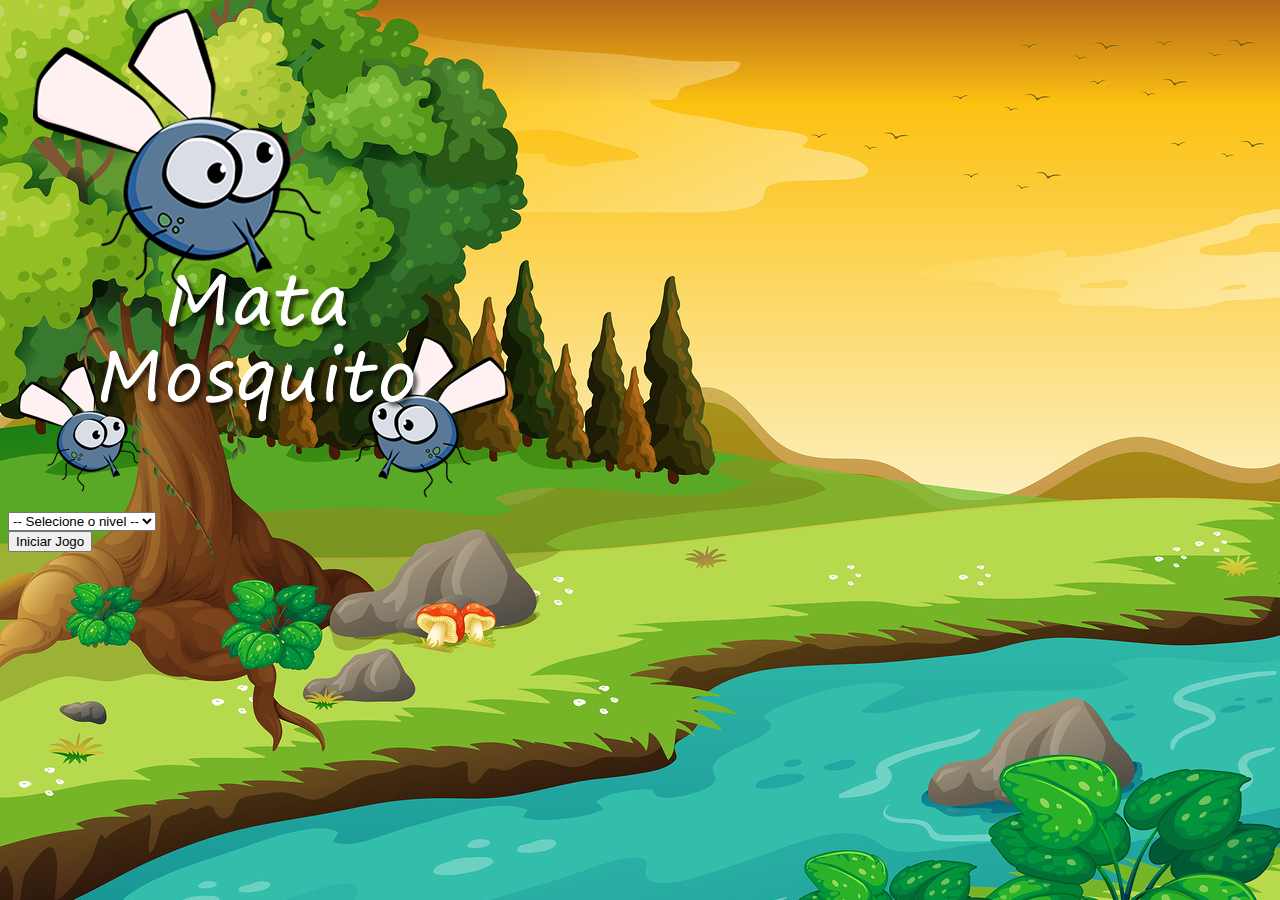
<file: index.html>
<!DOCTYPE html>
<html lang="pt-br">

<head>
    <meta charset="UTF-8">
    <meta name="viewport" content="width=device-width, initial-scale=1.0">
    <title>Start - Mata mosquito</title>
    <link href="https://cdn.jsdelivr.net/npm/bootstrap@5.0.2/dist/css/bootstrap.min.css" rel="stylesheet"
        integrity="sha384-EVSTQN3/azprG1Anm3QDgpJLIm9Nao0Yz1ztcQTwFspd3yD65VohhpuuCOmLASjC" crossorigin="anonymous">
    <link rel="stylesheet" href="style.css/style.css">
</head>

<body>

    <div class="container">
        <div class="row">
            <div class="col">
                <div class="d-flex justify-content-center">
                    <img src="imagens/game.png">
                </div>
            </div>
        </div>

        <div class="row">
            <div class="col">
                <div class="d-flex justify-content-center">
                    <div class="mb-2">
                        <select class="form-control" id="nivel">
                            <option value="">-- Selecione o nivel --</option>
                            <option value="deboassa"> De boassa </option>
                            <option value="deBoa"> De boa </option>
                            <option value="treta"> Treta </option>
                        </select>
                    </div>
                </div>
            </div>
        </div>

        <div class="row">
            <div class="col">
                <div class="d-flex justify-content-center">
                    <button type="button" class="btn btn-danger btn-lg" onclick="iniciarJogo()">Iniciar Jogo</button>
                </div>
            </div>
        </div>
    </div>

    <script src="jogo.js/jogo.js"></script>

</body>

</html>
</file>
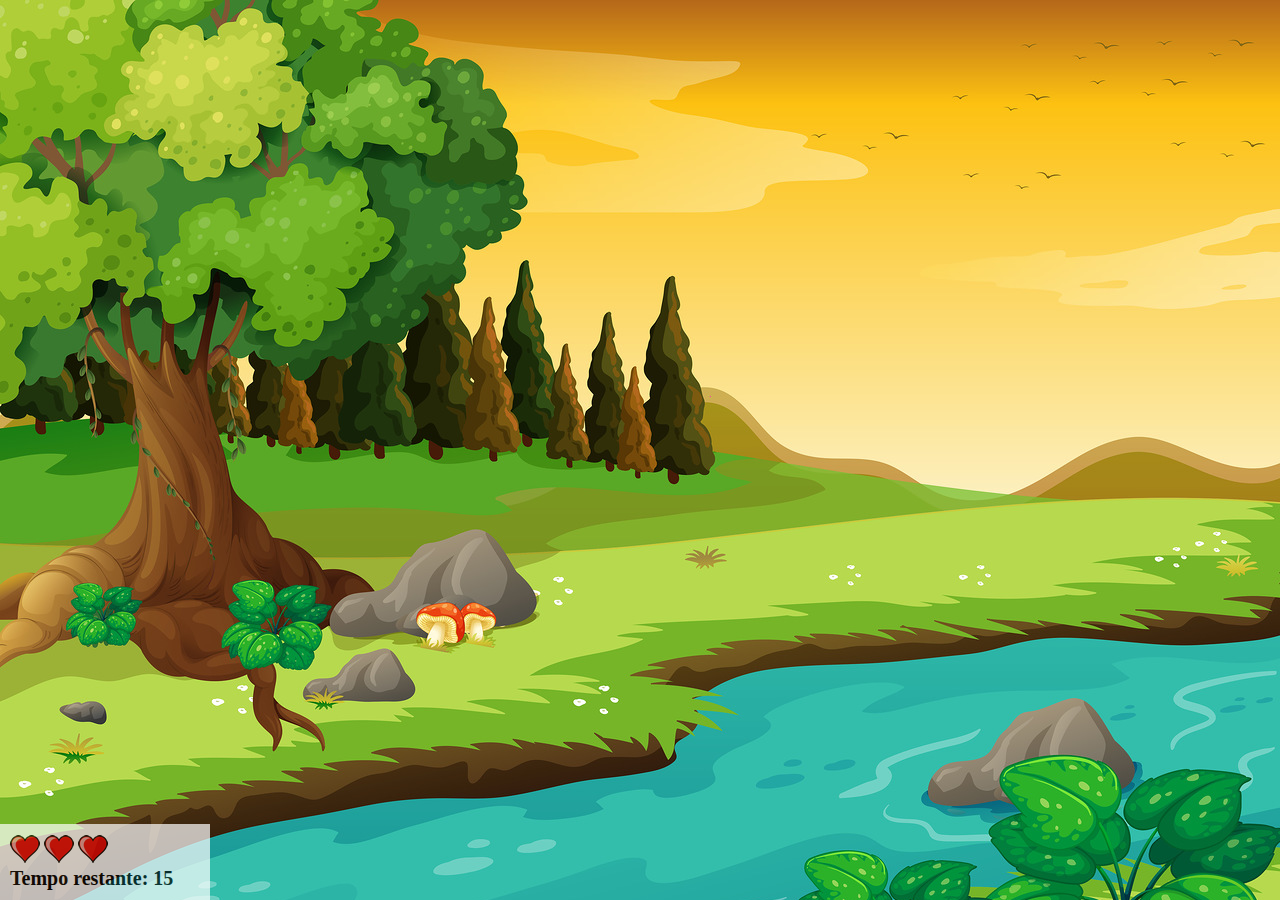
<file: app.html>
<!DOCTYPE html>
<html lang="pt-br">
<head>
    <meta charset="UTF-8">
    <meta name="viewport" content="width=device-width, initial-scale=1.0">
    <title>Jogo</title>
    <link rel="stylesheet" href="style.css/style.css">
</head>
<body onresize = "ajustaTamanhoPalcoJogo()">
    
        <div class="painel">
            <div class="vidas">
                <img id="v1" src="imagens/coracao_cheio.png" >
                <img id="v2" src="imagens/coracao_cheio.png" >
                <img id="v3" src="imagens/coracao_cheio.png" >
            </div>
            <div class="cronometro">Tempo restante: <span id="cronometro" ></span></div>
        </div>

    
    <script src="jogo.js/jogo.js"></script>
    <script>
        document.getElementById('cronometro').innerHTML = tempo

        var criaMosquito = setInterval(function(){
            posicaoRandomica()
        }, criaMosquitoTempo)
    </script>
</body>
</html>
</file>
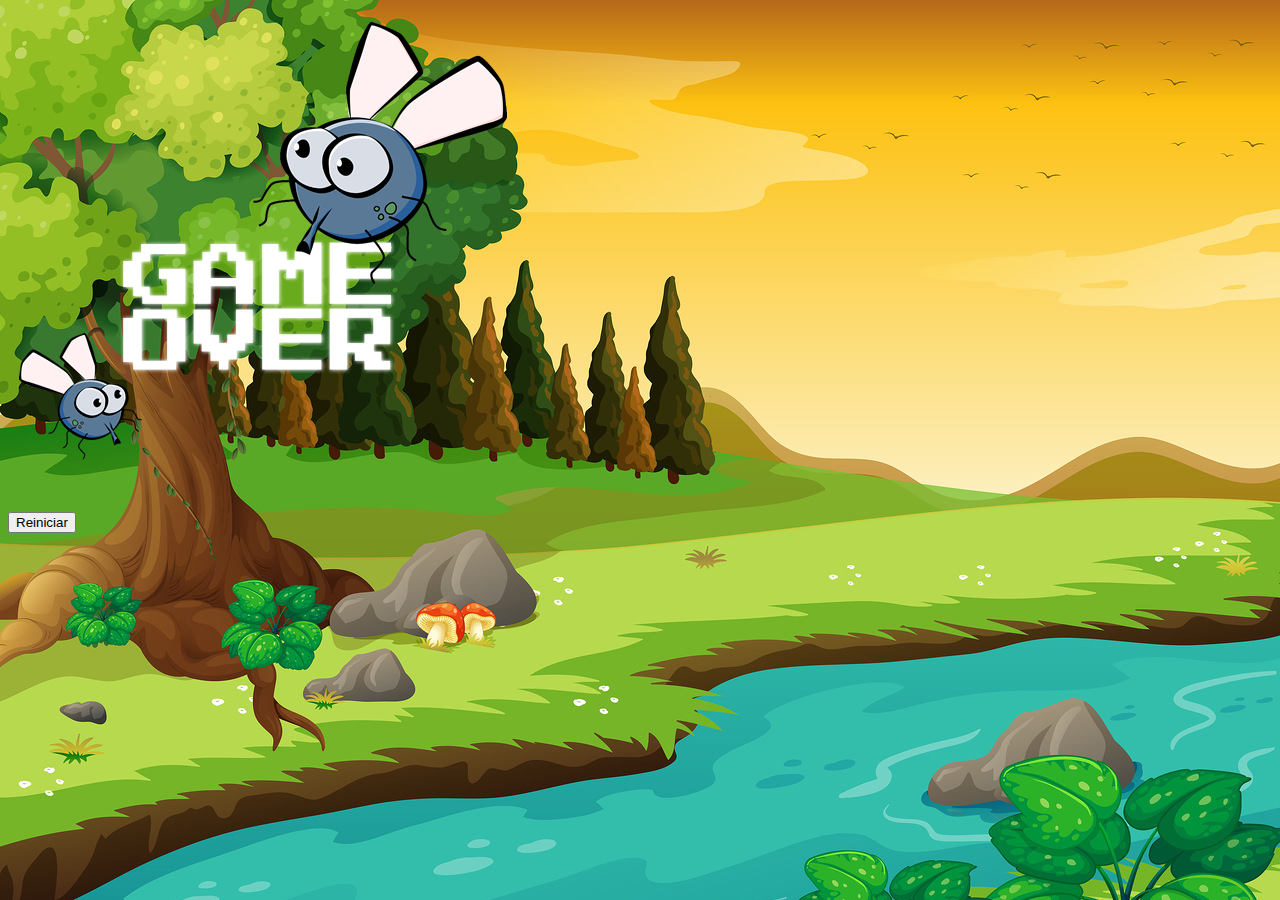
<file: fim_de_jogo.html>
<!DOCTYPE html>
<html lang="pt-br">
<head>
    <meta charset="UTF-8">
    <meta name="viewport" content="width=device-width, initial-scale=1.0">
    <title>Game Over</title>
    <link href="https://cdn.jsdelivr.net/npm/bootstrap@5.0.2/dist/css/bootstrap.min.css" rel="stylesheet" integrity="sha384-EVSTQN3/azprG1Anm3QDgpJLIm9Nao0Yz1ztcQTwFspd3yD65VohhpuuCOmLASjC" crossorigin="anonymous">
    <link rel="stylesheet" href="style.css/style.css">
</head>
<body>
    
    <div class="container">
        <div class="row">
            <div class="col">
                <div class="d-flex justify-content-center">
                    <img src="imagens/game_over.png" >
                </div>
            </div>
        </div>

        <div class="row">
            <div class="col">
                <div class="d-flex justify-content-center">
                    <button type="button" class="btn btn-dark btn-lg" onclick="window.location.href = 'index.html' ">Reiniciar</button>
                </div>
            </div>
        </div>
    </div>
    
        <script src="jogo.js/jogo.js"></script>
</body>
</html>
</file>
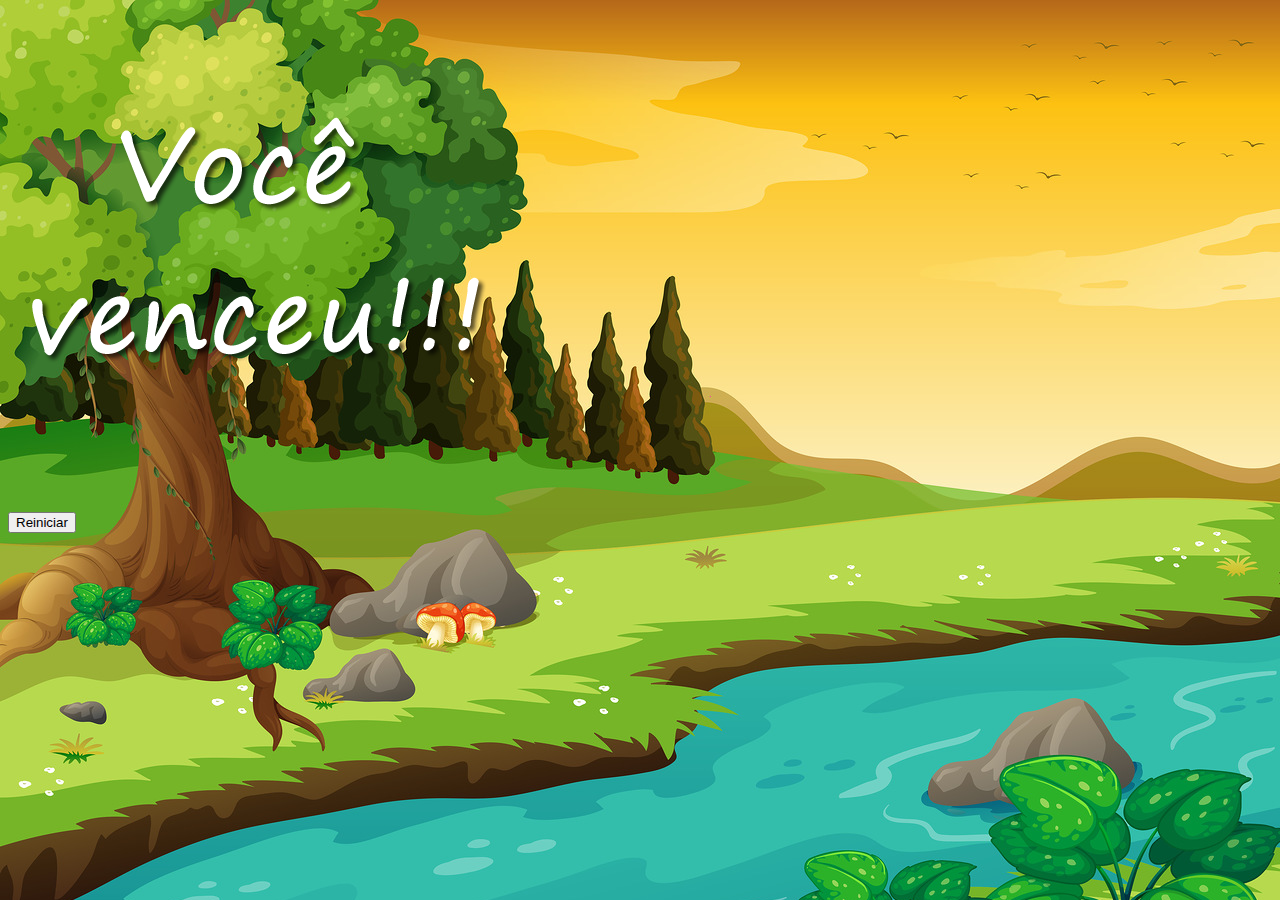
<file: vitoria.html>
<!DOCTYPE html>
<html lang="pt-br">
<head>
    <meta charset="UTF-8">
    <meta name="viewport" content="width=device-width, initial-scale=1.0">
    <title>Vitória!!!</title>
    <link href="https://cdn.jsdelivr.net/npm/bootstrap@5.0.2/dist/css/bootstrap.min.css" rel="stylesheet" integrity="sha384-EVSTQN3/azprG1Anm3QDgpJLIm9Nao0Yz1ztcQTwFspd3yD65VohhpuuCOmLASjC" crossorigin="anonymous">
    <link rel="stylesheet" href="style.css/style.css">
</head>
<body>
    
    <div class="container">
        <div class="row">
            <div class="col">
                <div class="d-flex justify-content-center">
                    <img src="imagens/vitoria.png" >
                </div>
            </div>
        </div>

        <div class="row">
            <div class="col">
                <div class="d-flex justify-content-center">
                    <button type="button" class="btn btn-dark btn-lg" onclick="window.location.href = 'index.html' ">Reiniciar</button>
                </div>
            </div>
        </div>
    </div>
    
        <script src="jogo.js/jogo.js"></script>
</body>
</html>
</file>
<file: style.css/style.css>
html{
    cursor: url(../imagens/mata_mosquito.png) 30 30, auto;
}

body{
    background: url(../imagens/bg.jpg) no-repeat, center;
    background-size: 100%;
}

.mosquito1{
    width: 40px;
    height: 40px;
}

.mosquito2{
    width: 75px;
    height: 75px;
}

.mosquito3{
    width: 100px;
    height: 100px;
}

.ladoA{
    transform: scaleX(1);
}

.ladoB{
    transform: scaleX(-1);
}

/*---------Painel e tempo------------*/
.painel{
    position: absolute;
    width: 190px;
    padding: 10px;
    left: 0;
    bottom: 0;
    border-top: 1px solid #fff;
    background-color: #fff;
    opacity: 0.7;
}

.vidas{
    float: left;
}

.cronometro{
    float: left;
    font-size: 20px;
    font-weight: bold;
}
</file>
